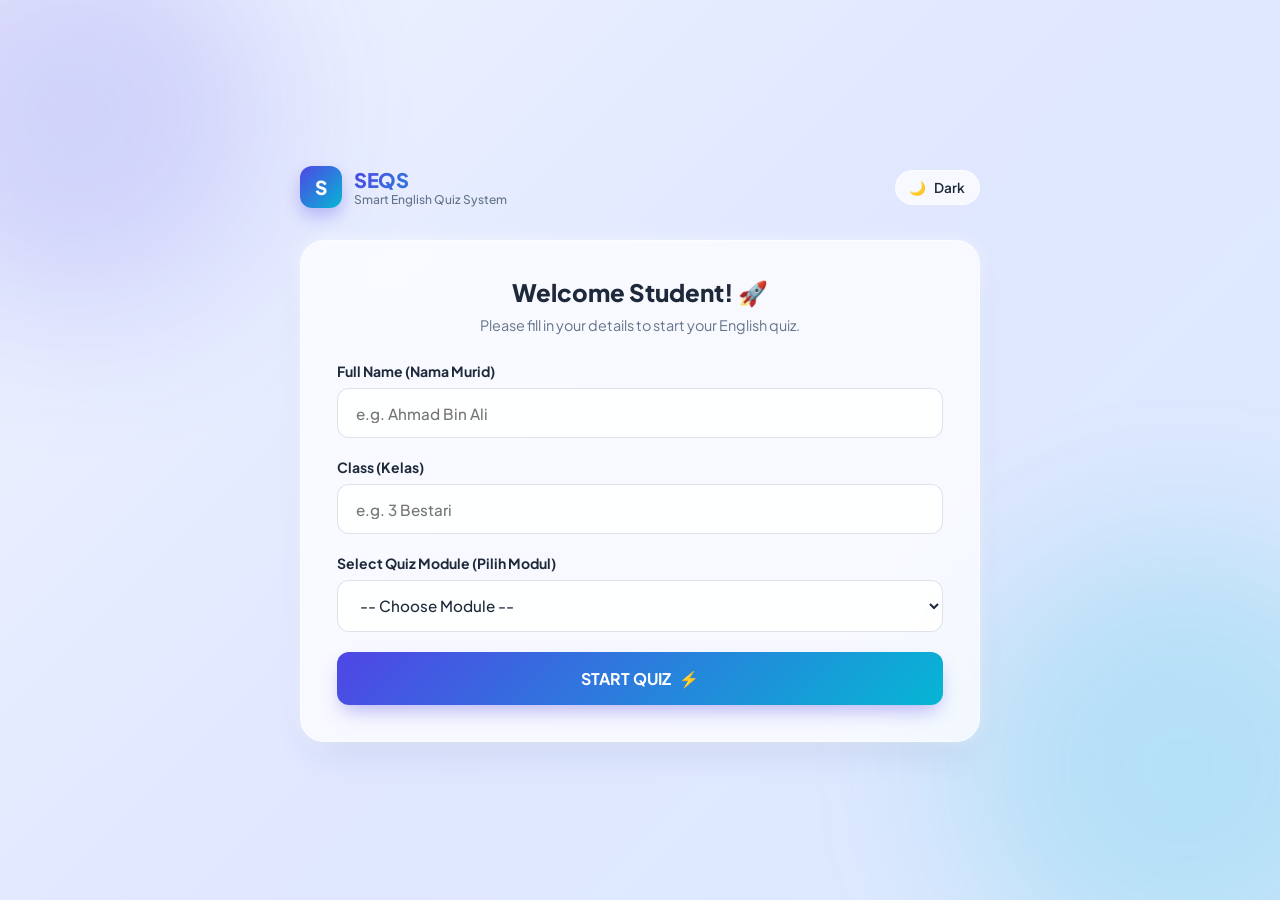
<file: index.html>
<!DOCTYPE html>
<html lang="ms">
<head>
    <meta charset="UTF-8">
    <meta name="viewport" content="width=device-width, initial-scale=1.0">
    <title>SEQS - Smart English Quiz System</title>
    <!-- Google Fonts -->
    <link rel="preconnect" href="https://fonts.googleapis.com">
    <link rel="preconnect" href="https://fonts.gstatic.com" crossorigin>
    <link href="https://fonts.googleapis.com/css2?family=Plus+Jakarta+Sans:wght@400;500;600;700;800&display=swap" rel="stylesheet">
    
    <style>
        /* ==========================================
           1. CSS VARIABLES & THEMES (2026 DESIGN)
           ========================================== */
        :root {
            --font-family: 'Plus Jakarta Sans', -apple-system, BlinkMacSystemFont, sans-serif;
            
            /* Light Mode Palette */
            --bg-gradient: linear-gradient(135deg, #f0f4ff 0%, #e0e7ff 50%, #dbeafe 100%);
            --glass-bg: rgba(255, 255, 255, 0.75);
            --glass-border: rgba(255, 255, 255, 0.6);
            --glass-shadow: 0 20px 40px -15px rgba(0, 38, 115, 0.12), 0 0 15px rgba(255, 255, 255, 0.5);
            --card-bg: rgba(255, 255, 255, 0.85);
            
            --text-main: #1e293b;
            --text-muted: #64748b;
            --text-white: #ffffff;
            
            --primary: #4f46e5;
            --primary-hover: #4338ca;
            --primary-light: #e0e7ff;
            --secondary: #06b6d4;
            --accent: #8b5cf6;
            
            --success: #10b981;
            --success-bg: #d1fae5;
            --danger: #ef4444;
            --danger-bg: #fee2e2;
            --warning: #f59e0b;
            
            --radius-lg: 24px;
            --radius-md: 16px;
            --radius-sm: 12px;
            --transition: all 0.3s cubic-bezier(0.4, 0, 0.2, 1);
        }

        body.dark-mode {
            --bg-gradient: linear-gradient(135deg, #0f172a 0%, #1e1b4b 50%, #1e293b 100%);
            --glass-bg: rgba(30, 41, 59, 0.75);
            --glass-border: rgba(255, 255, 255, 0.1);
            --glass-shadow: 0 20px 40px -15px rgba(0, 0, 0, 0.5), 0 0 20px rgba(79, 70, 229, 0.15);
            --card-bg: rgba(30, 41, 59, 0.85);
            
            --text-main: #f8fafc;
            --text-muted: #94a3b8;
            
            --primary-light: rgba(79, 70, 229, 0.25);
            --success-bg: rgba(16, 185, 129, 0.2);
            --danger-bg: rgba(239, 68, 68, 0.2);
        }

        /* ==========================================
           2. GLOBAL STYLES & RESET
           ========================================== */
        * {
            box-sizing: border-box;
            margin: 0;
            padding: 0;
            font-family: var(--font-family);
            -webkit-tap-highlight-color: transparent;
        }

        body {
            min-height: 100vh;
            background: var(--bg-gradient);
            color: var(--text-main);
            display: flex;
            justify-content: center;
            align-items: center;
            padding: 1.5rem;
            position: relative;
            overflow-x: hidden;
            transition: background 0.5s ease;
        }

        /* Ambient Glow Circles */
        .ambient-glow {
            position: fixed;
            border-radius: 50%;
            filter: blur(80px);
            z-index: 0;
            pointer-events: none;
            opacity: 0.6;
        }
        .glow-1 {
            top: -10%;
            left: -10%;
            width: 400px;
            height: 400px;
            background: rgba(79, 70, 229, 0.3);
        }
        .glow-2 {
            bottom: -10%;
            right: -10%;
            width: 450px;
            height: 450px;
            background: rgba(6, 182, 212, 0.3);
        }

        /* Canvas Confetti Layer */
        #confettiCanvas {
            position: fixed;
            top: 0;
            left: 0;
            width: 100vw;
            height: 100vh;
            pointer-events: none;
            z-index: 999;
        }

        /* Main Container */
        .app-container {
            width: 100%;
            max-width: 680px;
            position: relative;
            z-index: 10;
        }

        /* Header Navbar */
        .app-header {
            display: flex;
            justify-content: space-between;
            align-items: center;
            margin-bottom: 1.5rem;
            padding: 0.5rem 0;
        }

        .brand-logo {
            display: flex;
            align-items: center;
            gap: 0.75rem;
            text-decoration: none;
        }

        .brand-icon {
            width: 42px;
            height: 42px;
            background: linear-gradient(135deg, var(--primary), var(--secondary));
            color: var(--text-white);
            border-radius: var(--radius-sm);
            display: flex;
            align-items: center;
            justify-content: center;
            font-weight: 800;
            font-size: 1.2rem;
            box-shadow: 0 8px 16px rgba(79, 70, 229, 0.3);
        }

        .brand-text h1 {
            font-size: 1.25rem;
            font-weight: 800;
            letter-spacing: -0.02em;
            background: linear-gradient(135deg, var(--primary), var(--secondary));
            -webkit-background-clip: text;
            -webkit-text-fill-color: transparent;
        }

        .brand-text p {
            font-size: 0.75rem;
            color: var(--text-muted);
            font-weight: 500;
        }

        /* Dark Mode Toggle */
        .theme-toggle {
            background: var(--glass-bg);
            border: 1px solid var(--glass-border);
            padding: 0.5rem 0.85rem;
            border-radius: 30px;
            cursor: pointer;
            display: flex;
            align-items: center;
            gap: 0.5rem;
            color: var(--text-main);
            font-weight: 600;
            font-size: 0.85rem;
            backdrop-filter: blur(12px);
            transition: var(--transition);
        }

        .theme-toggle:hover {
            transform: translateY(-2px);
            box-shadow: 0 4px 12px rgba(0,0,0,0.1);
        }

        /* Glassmorphism Card Wrapper */
        .glass-card {
            background: var(--glass-bg);
            backdrop-filter: blur(20px);
            -webkit-backdrop-filter: blur(20px);
            border: 1px solid var(--glass-border);
            border-radius: var(--radius-lg);
            box-shadow: var(--glass-shadow);
            padding: 2.25rem;
            position: relative;
            overflow: hidden;
            transition: var(--transition);
        }

        /* View Switching Animation */
        .view-section {
            display: none;
            opacity: 0;
            transform: translateY(15px);
            transition: opacity 0.4s ease, transform 0.4s ease;
        }

        .view-section.active {
            display: block;
            opacity: 1;
            transform: translateY(0);
        }

        /* ==========================================
           3. FORM & INPUT STYLES (REGISTRATION)
           ========================================== */
        .form-group {
            margin-bottom: 1.25rem;
        }

        .form-group label {
            display: block;
            font-size: 0.875rem;
            font-weight: 700;
            margin-bottom: 0.5rem;
            color: var(--text-main);
        }

        .input-control {
            width: 100%;
            padding: 0.9rem 1.15rem;
            border-radius: var(--radius-sm);
            border: 1.5px solid rgba(148, 163, 184, 0.3);
            background: var(--card-bg);
            color: var(--text-main);
            font-size: 0.95rem;
            font-weight: 500;
            outline: none;
            transition: var(--transition);
        }

        .input-control:focus {
            border-color: var(--primary);
            box-shadow: 0 0 0 4px var(--primary-light);
        }

        /* ==========================================
           4. BUTTON STYLES
           ========================================== */
        .btn {
            width: 100%;
            padding: 1rem 1.5rem;
            border-radius: var(--radius-sm);
            border: none;
            background: linear-gradient(135deg, var(--primary), var(--secondary));
            color: var(--text-white);
            font-size: 1rem;
            font-weight: 700;
            cursor: pointer;
            display: flex;
            justify-content: center;
            align-items: center;
            gap: 0.5rem;
            box-shadow: 0 10px 20px -5px rgba(79, 70, 229, 0.4);
            transition: var(--transition);
            margin-top: 1rem;
        }

        .btn:hover {
            transform: translateY(-2px);
            box-shadow: 0 15px 25px -5px rgba(79, 70, 229, 0.5);
        }

        .btn:active {
            transform: translateY(0);
        }

        .btn-outline {
            background: transparent;
            border: 2px solid var(--primary);
            color: var(--primary);
            box-shadow: none;
        }

        .btn-outline:hover {
            background: var(--primary-light);
            color: var(--primary);
            box-shadow: none;
        }

        /* ==========================================
           5. QUIZ INTERFACE STYLES
           ========================================== */
        .quiz-header-bar {
            display: flex;
            justify-content: space-between;
            align-items: center;
            margin-bottom: 1rem;
        }

        .quiz-meta {
            font-size: 0.85rem;
            font-weight: 700;
            color: var(--text-muted);
            text-transform: uppercase;
            letter-spacing: 0.05em;
        }

        .timer-badge {
            display: flex;
            align-items: center;
            gap: 0.35rem;
            background: var(--primary-light);
            color: var(--primary);
            padding: 0.35rem 0.75rem;
            border-radius: 20px;
            font-weight: 700;
            font-size: 0.9rem;
        }

        /* Progress Bar */
        .progress-container {
            width: 100%;
            height: 10px;
            background: rgba(148, 163, 184, 0.2);
            border-radius: 10px;
            overflow: hidden;
            margin-bottom: 1.75rem;
        }

        .progress-bar {
            height: 100%;
            width: 0%;
            background: linear-gradient(90deg, var(--primary), var(--secondary));
            border-radius: 10px;
            transition: width 0.4s ease;
        }

        /* Question Card */
        .question-text {
            font-size: 1.25rem;
            font-weight: 700;
            line-height: 1.5;
            margin-bottom: 1.75rem;
            color: var(--text-main);
        }

        .options-grid {
            display: grid;
            grid-template-columns: 1fr;
            gap: 0.85rem;
        }

        .option-card {
            background: var(--card-bg);
            border: 2px solid rgba(148, 163, 184, 0.25);
            border-radius: var(--radius-sm);
            padding: 1rem 1.25rem;
            cursor: pointer;
            display: flex;
            align-items: center;
            gap: 1rem;
            font-weight: 600;
            font-size: 0.95rem;
            color: var(--text-main);
            transition: var(--transition);
        }

        .option-card:hover {
            border-color: var(--primary);
            transform: translateX(4px);
            background: var(--primary-light);
        }

        .option-prefix {
            width: 32px;
            height: 32px;
            border-radius: 50%;
            background: rgba(148, 163, 184, 0.15);
            display: flex;
            align-items: center;
            justify-content: center;
            font-weight: 700;
            font-size: 0.85rem;
            color: var(--text-main);
            flex-shrink: 0;
            transition: var(--transition);
        }

        .option-card:hover .option-prefix {
            background: var(--primary);
            color: var(--text-white);
        }

        /* Selected State */
        .option-card.selected {
            border-color: var(--primary);
            background: var(--primary-light);
        }

        .option-card.selected .option-prefix {
            background: var(--primary);
            color: var(--text-white);
        }

        /* ==========================================
           6. RESULT & REVIEW STYLES
           ========================================== */
        .result-box {
            text-align: center;
            padding: 1rem 0;
        }

        .badge-status {
            display: inline-block;
            padding: 0.4rem 1.2rem;
            border-radius: 30px;
            font-weight: 800;
            font-size: 0.9rem;
            text-transform: uppercase;
            letter-spacing: 0.05em;
            margin-bottom: 1rem;
        }

        .badge-excellent {
            background: var(--success-bg);
            color: var(--success);
        }

        .badge-good {
            background: var(--primary-light);
            color: var(--primary);
        }

        .badge-try {
            background: var(--danger-bg);
            color: var(--danger);
        }

        .score-display {
            font-size: 3.5rem;
            font-weight: 800;
            line-height: 1;
            margin-bottom: 0.5rem;
            background: linear-gradient(135deg, var(--primary), var(--secondary));
            -webkit-background-clip: text;
            -webkit-text-fill-color: transparent;
        }

        .percentage-text {
            font-size: 1.1rem;
            font-weight: 600;
            color: var(--text-muted);
            margin-bottom: 1.5rem;
        }

        .summary-list {
            background: var(--card-bg);
            border-radius: var(--radius-md);
            padding: 1.25rem;
            margin-bottom: 1.5rem;
            border: 1px solid rgba(148, 163, 184, 0.2);
            text-align: left;
        }

        .summary-item {
            display: flex;
            justify-content: space-between;
            padding: 0.5rem 0;
            border-bottom: 1px dashed rgba(148, 163, 184, 0.2);
            font-size: 0.9rem;
        }

        .summary-item:last-child {
            border-bottom: none;
        }

        .summary-label {
            color: var(--text-muted);
            font-weight: 600;
        }

        .summary-val {
            font-weight: 700;
            color: var(--text-main);
        }

        /* Sync Indicator */
        .sync-status {
            display: flex;
            align-items: center;
            justify-content: center;
            gap: 0.5rem;
            font-size: 0.85rem;
            font-weight: 600;
            margin-bottom: 1rem;
            padding: 0.5rem;
            border-radius: var(--radius-sm);
        }

        .sync-loading {
            color: var(--warning);
        }

        .sync-success {
            color: var(--success);
        }

        .sync-error {
            color: var(--danger);
        }

        /* Review List */
        .review-container {
            max-height: 420px;
            overflow-y: auto;
            padding-right: 0.5rem;
            margin-bottom: 1.5rem;
        }

        .review-item {
            background: var(--card-bg);
            border-radius: var(--radius-sm);
            padding: 1.25rem;
            margin-bottom: 1rem;
            border: 1px solid rgba(148, 163, 184, 0.2);
            border-left: 5px solid var(--text-muted);
        }

        .review-item.is-correct {
            border-left-color: var(--success);
        }

        .review-item.is-wrong {
            border-left-color: var(--danger);
        }

        .review-q-title {
            font-weight: 700;
            font-size: 0.95rem;
            margin-bottom: 0.75rem;
        }

        .review-ans {
            font-size: 0.875rem;
            margin-bottom: 0.35rem;
        }

        .ans-tag {
            font-weight: 700;
        }

        .text-correct { color: var(--success); }
        .text-wrong { color: var(--danger); }

        /* Custom Scrollbar */
        .review-container::-webkit-scrollbar {
            width: 6px;
        }
        .review-container::-webkit-scrollbar-thumb {
            background: rgba(148, 163, 184, 0.4);
            border-radius: 10px;
        }

        /* Responsive Breakpoints */
        @media (max-width: 480px) {
            body {
                padding: 1rem;
            }
            .glass-card {
                padding: 1.5rem;
            }
            .score-display {
                font-size: 2.8rem;
            }
            .question-text {
                font-size: 1.1rem;
            }
        }
    </style>
</head>
<body>

    <!-- Ambient Glowing Elements -->
    <div class="ambient-glow glow-1"></div>
    <div class="ambient-glow glow-2"></div>

    <!-- Canvas Confetti Overlay -->
    <canvas id="confettiCanvas"></canvas>

    <!-- Main Application Container -->
    <div class="app-container">

        <!-- Header Navbar -->
        <header class="app-header">
            <a href="#" class="brand-logo">
                <div class="brand-icon">S</div>
                <div class="brand-text">
                    <h1>SEQS</h1>
                    <p>Smart English Quiz System</p>
                </div>
            </a>
            <button class="theme-toggle" id="themeToggleBtn" aria-label="Toggle Theme">
                <span id="themeIcon">🌙</span>
                <span id="themeText">Dark</span>
            </button>
        </header>

        <!-- Main Glass Card Body -->
        <main class="glass-card">

            <!-- ==========================================
                 VIEW 1: REGISTRATION / LOGIN PAGE
                 ========================================== -->
            <section id="loginView" class="view-section active">
                <h2 style="font-size: 1.5rem; font-weight: 800; margin-bottom: 0.5rem; text-align: center;">Welcome Student! 🚀</h2>
                <p style="text-align: center; color: var(--text-muted); font-size: 0.9rem; margin-bottom: 1.75rem;">
                    Please fill in your details to start your English quiz.
                </p>

                <form id="loginForm" onsubmit="handleStartQuiz(event)">
                    <div class="form-group">
                        <label for="studentName">Full Name (Nama Murid)</label>
                        <input type="text" id="studentName" class="input-control" placeholder="e.g. Ahmad Bin Ali" required autocomplete="off">
                    </div>

                    <div class="form-group">
                        <label for="studentClass">Class (Kelas)</label>
                        <input type="text" id="studentClass" class="input-control" placeholder="e.g. 3 Bestari" required autocomplete="off">
                    </div>

                    <div class="form-group">
                        <label for="moduleSelect">Select Quiz Module (Pilih Modul)</label>
                        <select id="moduleSelect" class="input-control" required>
                            <option value="" disabled selected>-- Choose Module --</option>
                            <option value="Module 1">Module 1 – Welcome!</option>
                            <option value="Module 2">Module 2 – Every Day</option>
                            <option value="Module 3">Module 3 – Right Now</option>
                            <option value="Module 4">Module 4 – Year In Year Out</option>
                            <option value="Module 5">Module 5 – My New House</option>
                            <option value="Module 6">Module 6 – Food Please</option>
                            <option value="Module 7">Module 7 – Out and About</option>
                            <option value="Module 8">Module 8 – Where Were You Yesterday</option>
                            <option value="Module 9">Module 9 – On Holiday</option>
                            <option value="Module 10">Module 10 – The World Around Us</option>
                        </select>
                    </div>

                    <button type="submit" class="btn">
                        <span>START QUIZ</span>
                        <span>⚡</span>
                    </button>
                </form>
            </section>

            <!-- ==========================================
                 VIEW 2: QUIZ PAGE
                 ========================================== -->
            <section id="quizView" class="view-section">
                <div class="quiz-header-bar">
                    <span class="quiz-meta" id="quizProgressText">Question 1 of 5</span>
                    <div class="timer-badge">
                        <span>⏱️</span>
                        <span id="timerText">00:30</span>
                    </div>
                </div>

                <div class="progress-container">
                    <div class="progress-bar" id="progressBar"></div>
                </div>

                <div class="question-text" id="questionText">
                    Loading question...
                </div>

                <div class="options-grid" id="optionsContainer">
                    <!-- Dynamic Option Cards populated by JavaScript -->
                </div>
            </section>

            <!-- ==========================================
                 VIEW 3: RESULT PAGE
                 ========================================== -->
            <section id="resultView" class="view-section">
                <div class="result-box">
                    <div id="statusBadge" class="badge-status badge-excellent">Excellent</div>
                    <div class="score-display" id="finalScoreText">0 / 0</div>
                    <div class="percentage-text" id="finalPctText">Accuracy: 0%</div>

                    <!-- Cloud Sync Indicator -->
                    <div id="syncStatus" class="sync-status sync-loading">
                        <span>🔄 Submitting results to cloud...</span>
                    </div>

                    <div class="summary-list">
                        <div class="summary-item">
                            <span class="summary-label">Student Name</span>
                            <span class="summary-val" id="resName">-</span>
                        </div>
                        <div class="summary-item">
                            <span class="summary-label">Class</span>
                            <span class="summary-val" id="resClass">-</span>
                        </div>
                        <div class="summary-item">
                            <span class="summary-label">Module</span>
                            <span class="summary-val" id="resModule">-</span>
                        </div>
                        <div class="summary-item">
                            <span class="summary-label">Date & Time</span>
                            <span class="summary-val" id="resDateTime">-</span>
                        </div>
                    </div>

                    <div style="display: flex; gap: 0.85rem;">
                        <button class="btn btn-outline" onclick="switchView('reviewView')">Review Answers 📝</button>
                        <button class="btn" onclick="resetToHome()">Home Page 🏠</button>
                    </div>
                </div>
            </section>

            <!-- ==========================================
                 VIEW 4: REVIEW PAGE
                 ========================================== -->
            <section id="reviewView" class="view-section">
                <h2 style="font-size: 1.35rem; font-weight: 800; margin-bottom: 0.5rem;">Answer Review 📋</h2>
                <p style="color: var(--text-muted); font-size: 0.85rem; margin-bottom: 1.25rem;">
                    Check your answers below to learn and improve!
                </p>

                <div class="review-container" id="reviewContainer">
                    <!-- Dynamic Review Items -->
                </div>

                <button class="btn" onclick="resetToHome()">Back to Home 🏠</button>
            </section>

        </main>
    </div>

    <!-- ==========================================
         JAVASCRIPT LOGIC (VANILLA JS)
         ========================================== -->
    <script>
        /* ==========================================
           1. CONSTANTS & QUESTION BANK
           ========================================== */
        const APPS_SCRIPT_URL = "https://script.google.com/macros/s/AKfycbxE1VmbtwtVKSlNuBMTQJnbMxZIYQXoz0C2fMePYBgCv5srU6VWrsgJyrl2RHOIrnMh/exec";

        const questionBank = {
            "Module 1": [
                { q: "Choose the correct greeting for 8:00 AM.", options: ["Good evening", "Good morning", "Good night", "Good afternoon"], answer: 1 },
                { q: "What day comes after Tuesday?", options: ["Monday", "Wednesday", "Thursday", "Friday"], answer: 1 },
                { q: "He ___ 9 years old.", options: ["is", "are", "am", "be"], answer: 0 },
                { q: "How do you spell the number '12'?", options: ["Twelv", "Twelve", "Twelf", "Twelvee"], answer: 1 },
                { q: "Nice to ___ you!", options: ["see", "meet", "know", "look"], answer: 1 }
            ],
            "Module 2": [
                { q: "I always ___ my teeth in the morning.", options: ["brush", "brushes", "brushed", "brushing"], answer: 0 },
                { q: "She ___ to school by bus every day.", options: ["go", "goes", "going", "gone"], answer: 1 },
                { q: "What time is it if the big hand is on 12 and small hand is on 3?", options: ["3 o'clock", "12 o'clock", " Half past 3", "Quarter past 12"], answer: 0 },
                { q: "They ___ not play video games on weekdays.", options: ["does", "do", "is", "are"], answer: 1 },
                { q: "My father ___ breakfast at 7:00 AM.", options: ["eat", "eats", "eating", "ate"], answer: 1 }
            ],
            "Module 3": [
                { q: "Look! The children ___ in the playground.", options: ["is playing", "are playing", "plays", "played"], answer: 1 },
                { q: "She is ___ a book right now.", options: ["reading", "reads", "read", "reader"], answer: 0 },
                { q: "Listen! Someone ___ at the door.", options: ["knocks", "is knocking", "are knocking", "knocked"], answer: 1 },
                { q: "What ___ you doing at the moment?", options: ["is", "am", "are", "do"], answer: 2 },
                { q: "They are not ___ television right now.", options: ["watch", "watching", "watches", "watched"], answer: 1 }
            ],
            "Module 4": [
                { q: "Which month comes after March?", options: ["February", "April", "May", "June"], answer: 1 },
                { q: "It is very cold in ___.", options: ["Summer", "Winter", "Autumn", "Spring"], answer: 1 },
                { q: "Flowers bloom in ___.", options: ["Winter", "Spring", "Autumn", "Summer"], answer: 1 },
                { q: "There are ___ months in a year.", options: ["10", "11", "12", "14"], answer: 2 },
                { q: "It often ___ in the rainy season.", options: ["rains", "rain", "raining", "rained"], answer: 0 }
            ],
            "Module 5": [
                { q: "Where do you cook food?", options: ["Bedroom", "Bathroom", "Kitchen", "Living room"], answer: 2 },
                { q: "There ___ a big mirror in the bathroom.", options: ["is", "are", "am", "were"], answer: 0 },
                { q: "There ___ three pillows on the bed.", options: ["is", "are", "am", "was"], answer: 1 },
                { q: "The clothes are ___ the wardrobe.", options: ["in", "on", "under", "behind"], answer: 0 },
                { q: "You sleep in the ___.", options: ["Kitchen", "Garden", "Bedroom", "Garage"], answer: 2 }
            ],
            "Module 6": [
                { q: "Would you like ___ apple?", options: ["a", "an", "some", "any"], answer: 1 },
                { q: "There isn't ___ milk left in the fridge.", options: ["some", "any", "many", "a"], answer: 1 },
                { q: "Bananas, apples, and oranges are ___.", options: ["vegetables", "fruits", "drinks", "meat"], answer: 1 },
                { q: "Carrots and broccoli are ___.", options: ["fruits", "vegetables", "desserts", "snacks"], answer: 1 },
                { q: "Can I have ___ water, please?", options: ["some", "any", "a", "an"], answer: 0 }
            ],
            "Module 7": [
                { q: "You ___ cross the road when the light is red.", options: ["must", "mustn't", "can", "should"], answer: 1 },
                { q: "Turn ___ at the corner to find the library.", options: ["left", "straight", "over", "up"], answer: 0 },
                { q: "You ___ keep quiet in the museum.", options: ["must", "mustn't", "shouldn't", "can't"], answer: 0 },
                { q: "Where can you borrow books?", options: ["Hospital", "Library", "Supermarket", "Bank"], answer: 1 },
                { q: "Where can you buy medicine?", options: ["Bakery", "Pharmacy", "Pet shop", "Cinema"], answer: 1 }
            ],
            "Module 8": [
                { q: "Where ___ you yesterday morning?", options: ["was", "were", "are", "is"], answer: 1 },
                { q: "She ___ at home yesterday.", options: ["was", "were", "are", "am"], answer: 0 },
                { q: "They ___ at the park last Sunday.", options: ["was", "were", "is", "am"], answer: 1 },
                { q: "I ___ sick yesterday, so I didn't go to school.", options: ["was", "were", "are", "be"], answer: 0 },
                { q: "___ it scary at the cinema last night?", options: ["Was", "Were", "Is", "Are"], answer: 0 }
            ],
            "Module 9": [
                { q: "Last week, we ___ to the beach.", options: ["go", "went", "going", "gone"], answer: 1 },
                { q: "He ___ a big fish yesterday.", options: ["catch", "catches", "caught", "catching"], answer: 2 },
                { q: "They ___ swimming in the sea on holiday.", options: ["enjoyed", "enjoy", "enjoys", "enjoying"], answer: 0 },
                { q: "She ___ a seashell on the shore.", options: ["find", "found", "finds", "finding"], answer: 1 },
                { q: "We ___ photos during our trip.", options: ["take", "took", "takes", "taking"], answer: 1 }
            ],
            "Module 10": [
                { q: "A cheetah is ___ than a turtle.", options: ["fast", "faster", "fastest", "more fast"], answer: 1 },
                { q: "The blue whale is the ___ animal in the world.", options: ["big", "bigger", "biggest", "most big"], answer: 2 },
                { q: "An elephant is ___ than a mouse.", options: ["heavier", "heavy", "heaviest", "more heavy"], answer: 0 },
                { q: "Mount Everest is the ___ mountain.", options: ["high", "higher", "highest", "most high"], answer: 2 },
                { q: "Giraffes have the ___ necks.", options: ["long", "longer", "longest", "more long"], answer: 2 }
            ]
        };

        /* ==========================================
           2. GLOBAL STATE
           ========================================== */
        let state = {
            studentName: '',
            studentClass: '',
            module: '',
            questions: [],
            currentQuestionIdx: 0,
            userAnswers: [],
            score: 0,
            timer: null,
            timeLeft: 30,
            quizFinished: false
        };

        /* ==========================================
           3. INITIALIZATION & THEME TOGGLE
           ========================================== */
        document.addEventListener('DOMContentLoaded', () => {
            initTheme();
        });

        function initTheme() {
            const btn = document.getElementById('themeToggleBtn');
            const icon = document.getElementById('themeIcon');
            const text = document.getElementById('themeText');

            btn.addEventListener('click', () => {
                document.body.classList.toggle('dark-mode');
                const isDark = document.body.classList.contains('dark-mode');
                icon.textContent = isDark ? '☀️' : '🌙';
                text.textContent = isDark ? 'Light' : 'Dark';
            });
        }

        function switchView(viewId) {
            document.querySelectorAll('.view-section').forEach(sec => {
                sec.classList.remove('active');
            });
            const target = document.getElementById(viewId);
            if (target) {
                target.classList.add('active');
            }
        }

        /* ==========================================
           4. QUIZ FLOW LOGIC
           ========================================== */
        function handleStartQuiz(e) {
            e.preventDefault();

            state.studentName = document.getElementById('studentName').value.trim();
            state.studentClass = document.getElementById('studentClass').value.trim();
            state.module = document.getElementById('moduleSelect').value;

            if (!questionBank[state.module]) {
                alert("Please select a valid module!");
                return;
            }

            // Shuffle questions for variety
            state.questions = [...questionBank[state.module]].sort(() => Math.random() - 0.5);
            state.currentQuestionIdx = 0;
            state.userAnswers = [];
            state.score = 0;
            state.quizFinished = false;

            switchView('quizView');
            loadQuestion();
        }

        function loadQuestion() {
            clearInterval(state.timer);
            const qData = state.questions[state.currentQuestionIdx];
            const total = state.questions.length;

            // UI Updates
            document.getElementById('quizProgressText').textContent = `Question ${state.currentQuestionIdx + 1} of ${total}`;
            document.getElementById('questionText').textContent = qData.q;
            document.getElementById('progressBar').style.width = `${((state.currentQuestionIdx) / total) * 100}%`;

            // Render Options
            const optionsContainer = document.getElementById('optionsContainer');
            optionsContainer.innerHTML = '';

            const prefixes = ['A', 'B', 'C', 'D'];
            qData.options.forEach((opt, idx) => {
                const card = document.createElement('div');
                card.className = 'option-card';
                card.onclick = () => selectOption(idx);
                card.innerHTML = `
                    <div class="option-prefix">${prefixes[idx]}</div>
                    <div>${escapeHtml(opt)}</div>
                `;
                optionsContainer.appendChild(card);
            });

            // Timer Setup (30s per question)
            state.timeLeft = 30;
            updateTimerDisplay();
            state.timer = setInterval(() => {
                state.timeLeft--;
                updateTimerDisplay();
                if (state.timeLeft <= 0) {
                    clearInterval(state.timer);
                    selectOption(-1); // Timeout, marked as unselected
                }
            }, 1000);
        }

        function updateTimerDisplay() {
            const sec = state.timeLeft < 10 ? `0${state.timeLeft}` : state.timeLeft;
            document.getElementById('timerText').textContent = `00:${sec}`;
        }

        function selectOption(optIndex) {
            clearInterval(state.timer);

            const qData = state.questions[state.currentQuestionIdx];
            const isCorrect = (optIndex === qData.answer);

            if (isCorrect) state.score++;

            state.userAnswers.push({
                question: qData.q,
                selected: optIndex,
                correct: qData.answer,
                options: qData.options,
                isCorrect: isCorrect
            });

            state.currentQuestionIdx++;

            if (state.currentQuestionIdx < state.questions.length) {
                loadQuestion();
            } else {
                finishQuiz();
            }
        }

        /* ==========================================
           5. RESULT PROCESSING & GOOGLE APPS SCRIPT POST
           ========================================== */
        function finishQuiz() {
            state.quizFinished = true;
            document.getElementById('progressBar').style.width = '100%';

            const total = state.questions.length;
            const percentage = Math.round((state.score / total) * 100);

            // Grade Badge & Confetti
            const statusBadge = document.getElementById('statusBadge');
            if (percentage >= 80) {
                statusBadge.textContent = 'Excellent 🌟';
                statusBadge.className = 'badge-status badge-excellent';
                triggerConfetti();
            } else if (percentage >= 50) {
                statusBadge.textContent = 'Good Job 👍';
                statusBadge.className = 'badge-status badge-good';
            } else {
                statusBadge.textContent = 'Keep Trying 💪';
                statusBadge.className = 'badge-status badge-try';
            }

            // Result Text
            document.getElementById('finalScoreText').textContent = `${state.score} / ${total}`;
            document.getElementById('finalPctText').textContent = `Accuracy: ${percentage}%`;

            document.getElementById('resName').textContent = state.studentName;
            document.getElementById('resClass').textContent = state.studentClass;
            document.getElementById('resModule').textContent = state.module;

            const now = new Date();
            const dateStr = now.toLocaleDateString('en-GB'); // DD/MM/YYYY
            const timeStr = now.toLocaleTimeString([], { hour: '2-digit', minute: '2-digit' });
            document.getElementById('resDateTime').textContent = `${dateStr} ${timeStr}`;

            renderReviewList();
            switchView('resultView');

            // Send to Google Sheets via Apps Script (no-cors mode)
            sendDataToAppsScript(state.studentName, state.studentClass, state.module, `${state.score}/${total}`, `${percentage}%`, dateStr, timeStr);
        }

        async function sendDataToAppsScript(name, studentClass, module, score, percentage, date, time) {
            const syncStatus = document.getElementById('syncStatus');
            syncStatus.className = 'sync-status sync-loading';
            syncStatus.innerHTML = '<span>🔄 Submitting results to cloud...</span>';

            try {
                await fetch(APPS_SCRIPT_URL, {
                    method: "POST",
                    mode: "no-cors",
                    headers: {
                        "Content-Type": "application/json"
                    },
                    body: JSON.stringify({
                        name: name,
                        class: studentClass,
                        module: module,
                        score: score,
                        percentage: percentage,
                        date: date,
                        time: time
                    })
                });

                // Since mode is no-cors, fetch resolves successfully if network succeeds
                syncStatus.className = 'sync-status sync-success';
                syncStatus.innerHTML = '<span>✔ Results saved successfully to Google Sheets!</span>';
            } catch (err) {
                console.error("Submission Error:", err);
                syncStatus.className = 'sync-status sync-error';
                syncStatus.innerHTML = '<span>⚠️ Cloud sync pending. Check network connection.</span>';
            }
        }

        /* ==========================================
           6. REVIEW LIST GENERATION
           ========================================== */
        function renderReviewList() {
            const container = document.getElementById('reviewContainer');
            container.innerHTML = '';

            state.userAnswers.forEach((ans, idx) => {
                const item = document.createElement('div');
                item.className = `review-item ${ans.isCorrect ? 'is-correct' : 'is-wrong'}`;

                const userAnsText = ans.selected >= 0 ? ans.options[ans.selected] : 'No Answer (Time Out)';
                const correctAnsText = ans.options[ans.correct];

                item.innerHTML = `
                    <div class="review-q-title">Q${idx + 1}. ${escapeHtml(ans.question)}</div>
                    <div class="review-ans">
                        Your Answer: <span class="ans-tag ${ans.isCorrect ? 'text-correct' : 'text-wrong'}">${escapeHtml(userAnsText)}</span>
                    </div>
                    ${!ans.isCorrect ? `
                    <div class="review-ans">
                        Correct Answer: <span class="ans-tag text-correct">${escapeHtml(correctAnsText)}</span>
                    </div>` : ''}
                `;
                container.appendChild(item);
            });
        }

        function resetToHome() {
            clearInterval(state.timer);
            switchView('loginView');
        }

        function escapeHtml(str) {
            return String(str)
                .replace(/&/g, '&amp;')
                .replace(/</g, '&lt;')
                .replace(/>/g, '&gt;')
                .replace(/"/g, '&quot;')
                .replace(/'/g, '&#039;');
        }

        /* ==========================================
           7. VANILLA CANVAS CONFETTI SYSTEM
           ========================================== */
        function triggerConfetti() {
            const canvas = document.getElementById('confettiCanvas');
            const ctx = canvas.getContext('2d');
            canvas.width = window.innerWidth;
            canvas.height = window.innerHeight;

            const particles = [];
            const colors = ['#4f46e5', '#06b6d4', '#10b981', '#f59e0b', '#ec4899', '#8b5cf6'];

            for (let i = 0; i < 90; i++) {
                particles.push({
                    x: canvas.width / 2,
                    y: canvas.height / 2,
                    vx: (Math.random() - 0.5) * 14,
                    vy: (Math.random() - 0.7) * 14,
                    size: Math.random() * 8 + 4,
                    color: colors[Math.floor(Math.random() * colors.length)],
                    rotation: Math.random() * 360,
                    rSpeed: (Math.random() - 0.5) * 10,
                    opacity: 1
                });
            }

            let animationId;
            function animate() {
                ctx.clearRect(0, 0, canvas.width, canvas.height);
                let alive = false;

                particles.forEach(p => {
                    p.x += p.vx;
                    p.y += p.vy;
                    p.vy += 0.25; // gravity
                    p.opacity -= 0.012;
                    p.rotation += p.rSpeed;

                    if (p.opacity > 0) {
                        alive = true;
                        ctx.save();
                        ctx.translate(p.x, p.y);
                        ctx.rotate((p.rotation * Math.PI) / 180);
                        ctx.globalAlpha = Math.max(0, p.opacity);
                        ctx.fillStyle = p.color;
                        ctx.fillRect(-p.size / 2, -p.size / 2, p.size, p.size);
                        ctx.restore();
                    }
                });

                if (alive) {
                    animationId = requestAnimationFrame(animate);
                } else {
                    ctx.clearRect(0, 0, canvas.width, canvas.height);
                    cancelAnimationFrame(animationId);
                }
            }
            animate();
        }
    </script>
</body>
</html>
</file>
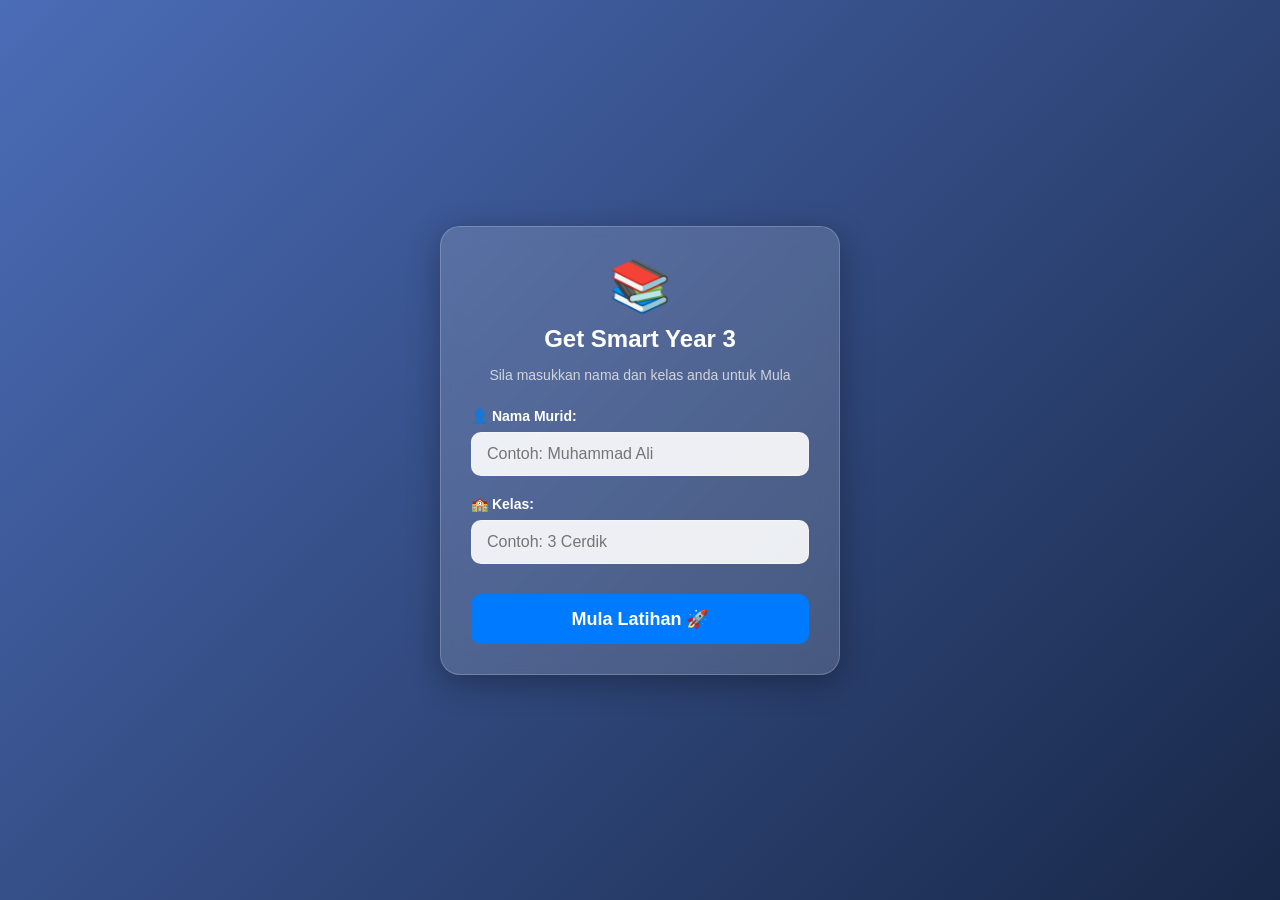
<file: login.html>
<!DOCTYPE html>
<html lang="ms">
<head>
    <meta charset="UTF-8">
    <meta name="viewport" content="width=device-width, initial-scale=1.0">
    <title>Get Smart Year 3 - Maklumat Murid</title>
    <style>
        * {
            box-sizing: border-box;
            font-family: 'Segoe UI', Tahoma, Geneva, Verdana, sans-serif;
        }
        body {
            background: linear-gradient(135deg, #4b6cb7 0%, #182848 100%);
            min-height: 100vh;
            display: flex;
            justify-content: center;
            align-items: center;
            margin: 0;
            padding: 20px;
        }
        .card {
            background: rgba(255, 255, 255, 0.15);
            backdrop-filter: blur(10px);
            border-radius: 20px;
            padding: 30px;
            width: 100%;
            max-width: 400px;
            box-shadow: 0 8px 32px 0 rgba(0, 0, 0, 0.3);
            border: 1px solid rgba(255, 255, 255, 0.2);
            color: white;
            text-align: center;
        }
        .icon {
            font-size: 50px;
            margin-bottom: 10px;
        }
        h2 {
            margin-top: 0;
            margin-bottom: 5px;
        }
        p {
            font-size: 14px;
            color: #d1d5db;
            margin-bottom: 25px;
        }
        .form-group {
            margin-bottom: 20px;
            text-align: left;
        }
        label {
            display: block;
            margin-bottom: 8px;
            font-size: 14px;
            font-weight: 600;
        }
        input, select {
            width: 100%;
            padding: 12px 15px;
            border-radius: 10px;
            border: 1px solid rgba(255, 255, 255, 0.3);
            background: rgba(255, 255, 255, 0.9);
            color: #333;
            font-size: 16px;
            outline: none;
        }
        input:focus, select:focus {
            border-color: #007bff;
            box-shadow: 0 0 5px rgba(0,123,255,0.5);
        }
        .btn-start {
            width: 100%;
            padding: 14px;
            background-color: #007bff;
            color: white;
            border: none;
            border-radius: 10px;
            font-size: 18px;
            font-weight: bold;
            cursor: pointer;
            transition: 0.3s;
            margin-top: 10px;
        }
        .btn-start:hover {
            background-color: #0056b3;
        }
    </style>
</head>
<body>

    <div class="card">
        <div class="icon">📚</div>
        <h2>Get Smart Year 3</h2>
        <p>Sila masukkan nama dan kelas anda untuk Mula</p>

        <form id="studentForm" onsubmit="saveAndRedirect(event)">
            <div class="form-group">
                <label for="studentName">👤 Nama Murid:</label>
                <input type="text" id="studentName" placeholder="Contoh: Muhammad Ali" required>
            </div>

            <div class="form-group">
                <label for="studentClass">🏫 Kelas:</label>
                <input type="text" id="studentClass" placeholder="Contoh: 3 Cerdik" required>
            </div>

            <button type="submit" class="btn-start">Mula Latihan 🚀</button>
        </form>
    </div>

    <script>
        function saveAndRedirect(event) {
            event.preventDefault();
            
            // Simpan nama dan kelas murid dalam localStorage
            const name = document.getElementById('studentName').value;
            const studentClass = document.getElementById('studentClass').value;
            
            localStorage.setItem('studentName', name);
            localStorage.setItem('studentClass', studentClass);

            // Bawa murid ke halaman soalan/modul utama (tukar 'index.html' mengikut nama fail utama anda jika berbeza)
            window.location.href = 'index.html'; 
        }
    </script>

</body>
</html>
</file>
